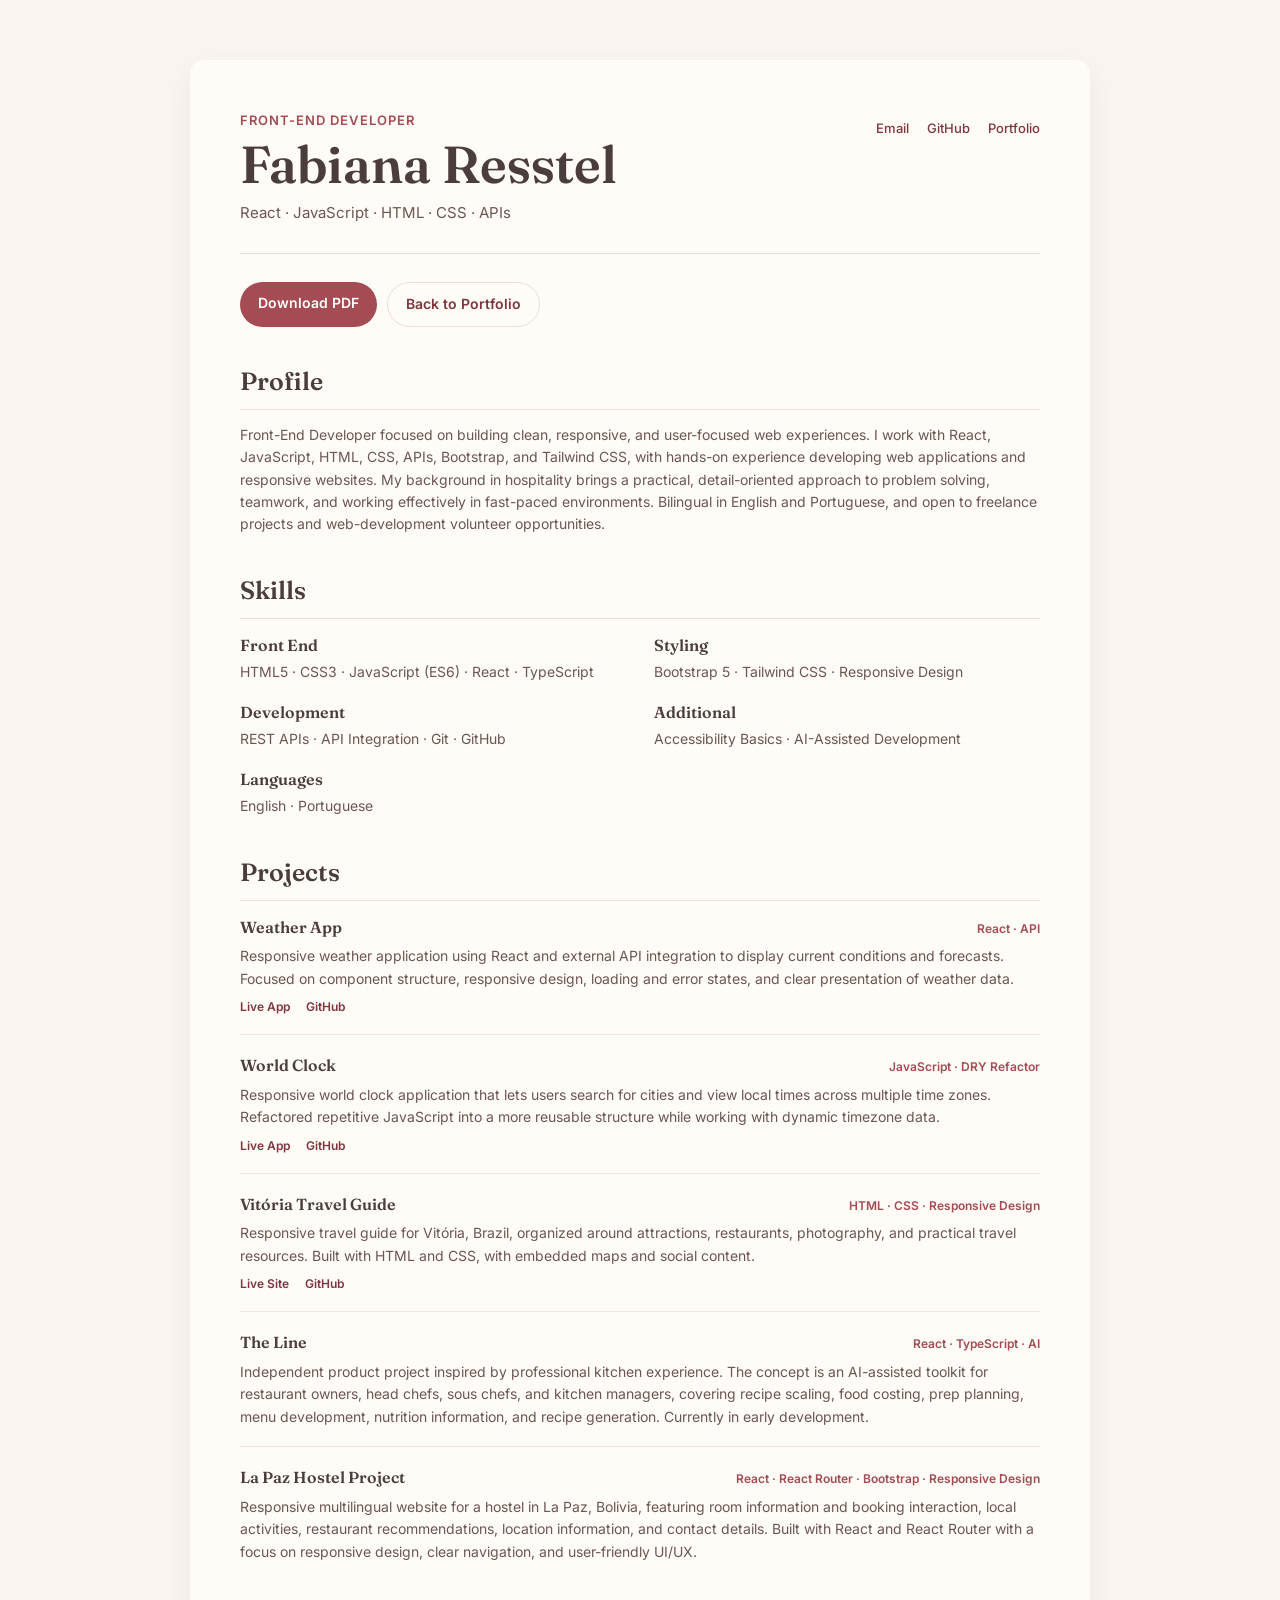
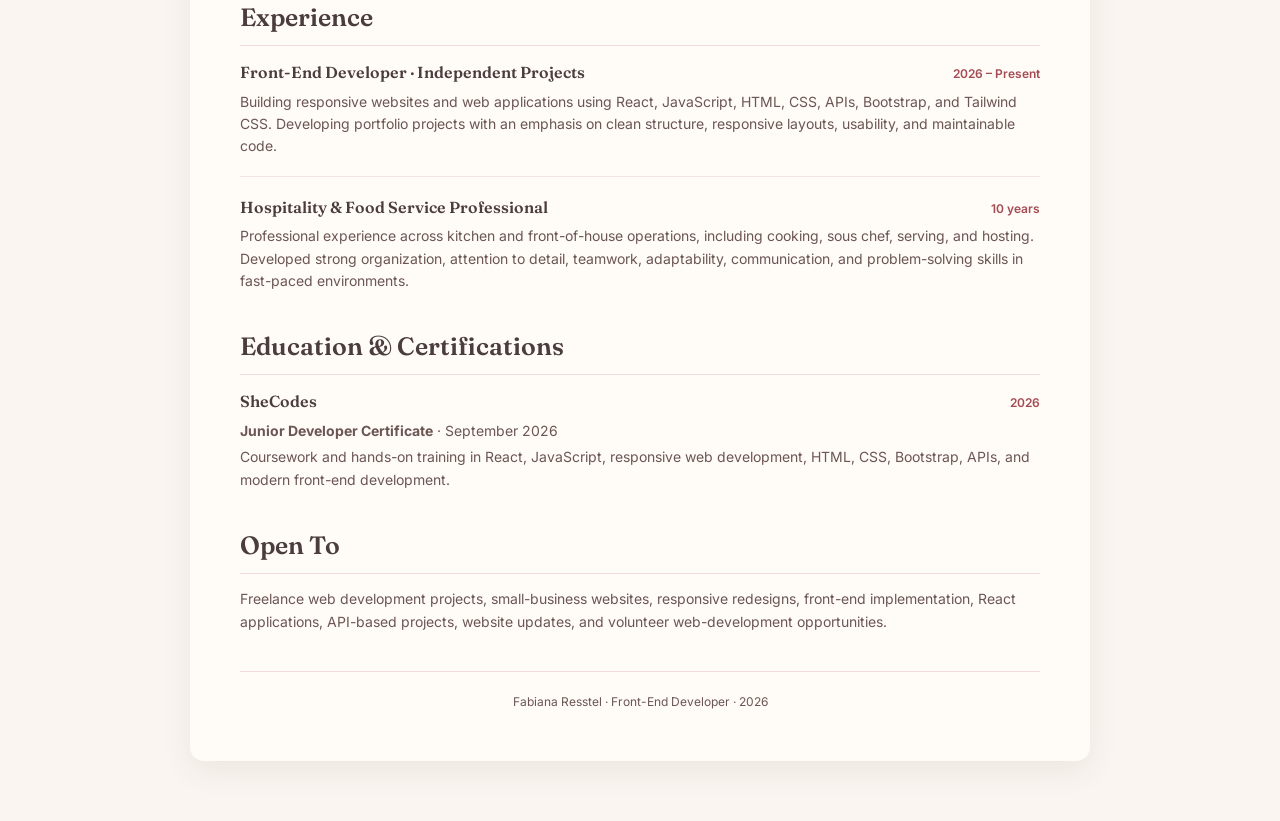
<file: resume.html>
<!DOCTYPE html>
<html lang="en">

<head>
    <meta charset="UTF-8">
    <meta name="viewport" content="width=device-width, initial-scale=1.0">

    <title>Fabiana Resstel | Front-End Developer Resume</title>
    <meta name="description"
        content="Resume of Fabiana Resstel, a front-end developer focused on React, JavaScript, HTML, CSS, APIs, and responsive web development.">

    <link rel="preconnect" href="https://fonts.googleapis.com">
    <link rel="preconnect" href="https://fonts.gstatic.com" crossorigin>
    <link
        href="https://fonts.googleapis.com/css2?family=Fraunces:opsz,wght@9..144,500;9..144,600&family=Inter:wght@400;500;600&display=swap"
        rel="stylesheet">

    <link rel="stylesheet" href="src/resume.css">
</head>

<body>

    <main class="resume">

        <header class="resume-header">
            <div>
                <p class="kicker">Front-End Developer</p>
                <h1>Fabiana Resstel</h1>
                <p class="subtitle">React · JavaScript · HTML · CSS · APIs</p>
            </div>

            <div class="header-links">
                <a href="mailto:fabianaresstel01@gmail.com">Email</a>
                <a href="https://github.com/FabianaResstel" target="_blank" rel="noopener noreferrer">GitHub</a>
                <a href="index.html">Portfolio</a>
            </div>
        </header>

        <div class="resume-actions">
            <a href="/images/resume-updated.pdf" download class="button button-primary">
                Download PDF
            </a>
            <a href="index.html" class="button button-secondary">
                Back to Portfolio
            </a>
        </div>

        <section class="resume-section">
            <h2>Profile</h2>
            <p>
                Front-End Developer focused on building clean, responsive, and user-focused web experiences.
                I work with React, JavaScript, HTML, CSS, APIs, Bootstrap, and Tailwind CSS, with hands-on
                experience developing web applications and responsive websites. My background in hospitality
                brings a practical, detail-oriented approach to problem solving, teamwork, and working
                effectively in fast-paced environments. Bilingual in English and Portuguese, and open to
                freelance projects and web-development volunteer opportunities.
            </p>
        </section>

        <section class="resume-section">
            <h2>Skills</h2>

            <div class="skills-grid">
                <div>
                    <h3>Front End</h3>
                    <p>HTML5 · CSS3 · JavaScript (ES6) · React · TypeScript</p>
                </div>

                <div>
                    <h3>Styling</h3>
                    <p>Bootstrap 5 · Tailwind CSS · Responsive Design</p>
                </div>

                <div>
                    <h3>Development</h3>
                    <p>REST APIs · API Integration · Git · GitHub</p>
                </div>

                <div>
                    <h3>Additional</h3>
                    <p>Accessibility Basics · AI-Assisted Development</p>
                </div>

                <div>
                    <h3>Languages</h3>
                    <p>English · Portuguese</p>
                </div>
            </div>
        </section>

        <section class="resume-section">
            <h2>Projects</h2>

            <article class="project">
                <div class="project-heading">
                    <h3>Weather App</h3>
                    <span>React · API</span>
                </div>
                <p>
                    Responsive weather application using React and external API integration to display
                    current conditions and forecasts. Focused on component structure, responsive design,
                    loading and error states, and clear presentation of weather data.
                </p>
                <div class="project-links">
                    <a href="https://fabianaresstel-weatherapp.netlify.app/" target="_blank"
                        rel="noopener noreferrer">Live App</a>
                    <a href="https://github.com/FabianaResstel/ReactTest" target="_blank"
                        rel="noopener noreferrer">GitHub</a>
                </div>
            </article>

            <article class="project">
                <div class="project-heading">
                    <h3>World Clock</h3>
                    <span>JavaScript · DRY Refactor</span>
                </div>
                <p>
                    Responsive world clock application that lets users search for cities and view local
                    times across multiple time zones. Refactored repetitive JavaScript into a more reusable
                    structure while working with dynamic timezone data.
                </p>
                <div class="project-links">
                    <a href="https://worldclock-fr-shecodes.netlify.app/" target="_blank" rel="noopener noreferrer">Live
                        App</a>
                    <a href="https://github.com/FabianaResstel/worldclock-shecodesplus-fr" target="_blank"
                        rel="noopener noreferrer">GitHub</a>
                </div>
            </article>

            <article class="project">
                <div class="project-heading">
                    <h3>Vitória Travel Guide</h3>
                    <span>HTML · CSS · Responsive Design</span>
                </div>
                <p>
                    Responsive travel guide for Vitória, Brazil, organized around attractions, restaurants,
                    photography, and practical travel resources. Built with HTML and CSS, with embedded maps
                    and social content.
                </p>
                <div class="project-links">
                    <a href="https://fabianaresstel-travel-website.netlify.app/" target="_blank"
                        rel="noopener noreferrer">Live Site</a>
                    <a href="https://github.com/FabianaResstel/travel-website" target="_blank"
                        rel="noopener noreferrer">GitHub</a>
                </div>
            </article>

            <article class="project">
                <div class="project-heading">
                    <h3>The Line</h3>
                    <span>React · TypeScript · AI</span>
                </div>
                <p>
                    Independent product project inspired by professional kitchen experience. The concept
                    is an AI-assisted toolkit for restaurant owners, head chefs, sous chefs, and kitchen
                    managers, covering recipe scaling, food costing, prep planning, menu development,
                    nutrition information, and recipe generation. Currently in early development.
                </p>
            </article>

            <article class="project">
                <div class="project-heading">
                    <h3>La Paz Hostel Project</h3>
                    <span>React · React Router · Bootstrap · Responsive Design</span>
                </div>
                <p>
                    Responsive multilingual website for a hostel in La Paz, Bolivia, featuring room information and
                    booking interaction,
                    local activities, restaurant recommendations, location information, and contact details. Built with
                    React and React
                    Router with a focus on responsive design, clear navigation, and user-friendly UI/UX.
                </p>
            </article>
        </section>

        <section class="resume-section">
            <h2>Experience</h2>

            <article class="experience">
                <div class="experience-heading">
                    <h3>Front-End Developer · Independent Projects</h3>
                    <span>2026 – Present</span>
                </div>
                <p>
                    Building responsive websites and web applications using React, JavaScript, HTML, CSS,
                    APIs, Bootstrap, and Tailwind CSS. Developing portfolio projects with an emphasis on
                    clean structure, responsive layouts, usability, and maintainable code.
                </p>
            </article>

            <article class="experience">
                <div class="experience-heading">
                    <h3>Hospitality &amp; Food Service Professional</h3>
                    <span>10 years</span>
                </div>
                <p>
                    Professional experience across kitchen and front-of-house operations, including cooking,
                    sous chef, serving, and hosting. Developed strong organization, attention to detail,
                    teamwork, adaptability, communication, and problem-solving skills in fast-paced
                    environments.
                </p>
            </article>
        </section>

        <section class="resume-section">
            <h2>Education &amp; Certifications</h2>

            <article class="education">
                <div class="education-heading">
                    <h3>SheCodes</h3>
                    <span>2026</span>
                </div>
                <p><strong>Junior Developer Certificate</strong> · September 2026</p>
                <p>
                    Coursework and hands-on training in React, JavaScript, responsive web development,
                    HTML, CSS, Bootstrap, APIs, and modern front-end development.
                </p>
            </article>
        </section>

        <section class="resume-section">
            <h2>Open To</h2>
            <p>
                Freelance web development projects, small-business websites, responsive redesigns,
                front-end implementation, React applications, API-based projects, website updates,
                and volunteer web-development opportunities.
            </p>
        </section>

        <footer class="resume-footer">
            <p>Fabiana Resstel · Front-End Developer · 2026</p>
        </footer>

    </main>

</body>

</html>
</file>
<file: src/resume.css>
:root {
    --cream: #faf5f0;
    --card: #fffbf7;
    --rose: #a44b53;
    --rose-deep: #7e363d;
    --blush: #f0dcd9;
    --ink: #4b3d3d;
    --ink-soft: #6b5654;
    --shadow: 0 10px 30px rgba(75, 61, 61, 0.08);
}

* {
    box-sizing: border-box;
}

html {
    scroll-behavior: smooth;
    -webkit-text-size-adjust: 100%;
    text-size-adjust: 100%;
}

body {
    margin: 0;
    background: var(--cream);
    color: var(--ink);
    font-family: "Inter", sans-serif;
    line-height: 1.6;
}

a {
    color: var(--rose-deep);
    text-decoration: none;
}

a:hover {
    color: var(--rose);
}

.resume {
    width: min(100% - 40px, 900px);
    margin: 60px auto;
    padding: 50px;
    background: var(--card);
    border-radius: 14px;
    box-shadow: var(--shadow);
    overflow-wrap: break-word;
}

.resume-header {
    display: flex;
    justify-content: space-between;
    align-items: flex-start;
    gap: 40px;
    padding-bottom: 28px;
    border-bottom: 1px solid var(--blush);
}

.kicker {
    margin: 0 0 6px;
    color: var(--rose);
    font-size: 13px;
    font-weight: 600;
    letter-spacing: 0.08em;
    text-transform: uppercase;
}

h1,
h2,
h3 {
    font-family: "Fraunces", serif;
    color: var(--ink);
}

h1 {
    margin: 0;
    font-size: clamp(34px, 6vw, 52px);
    line-height: 1.05;
    font-weight: 600;
}

.subtitle {
    margin: 10px 0 0;
    color: var(--ink-soft);
    font-size: 15px;
}

.header-links {
    display: flex;
    flex-wrap: wrap;
    justify-content: flex-end;
    gap: 8px 18px;
    padding-top: 8px;
    font-size: 13px;
    font-weight: 500;
}

.resume-actions {
    display: flex;
    flex-wrap: wrap;
    gap: 10px;
    margin: 28px 0 10px;
}

.button {
    display: inline-block;
    padding: 10px 18px;
    border-radius: 999px;
    font-size: 14px;
    font-weight: 600;
    transition: 0.2s ease;
}

.button-primary {
    color: #fff;
    background: var(--rose);
}

.button-primary:hover {
    color: #fff;
    background: var(--rose-deep);
    transform: translateY(-1px);
}

.button-secondary {
    color: var(--rose-deep);
    border: 1px solid var(--blush);
}

.button-secondary:hover {
    border-color: var(--rose-deep);
}

.resume-section {
    margin-top: 34px;
}

.resume-section h2 {
    margin: 0 0 14px;
    padding-bottom: 8px;
    border-bottom: 1px solid var(--blush);
    font-size: 25px;
    font-weight: 600;
}

.resume-section p {
    margin: 0;
    color: var(--ink-soft);
    font-size: 14px;
}

.skills-grid {
    display: grid;
    grid-template-columns: repeat(2, 1fr);
    gap: 16px 28px;
}

.skills-grid h3,
.project h3,
.experience h3,
.education h3 {
    margin: 0;
    font-size: 16px;
    font-weight: 600;
}

.skills-grid p {
    margin-top: 3px;
}

.project,
.experience,
.education {
    padding: 0 0 18px;
    margin-bottom: 18px;
    border-bottom: 1px solid rgba(240, 220, 217, 0.7);
}

.project:last-child,
.experience:last-child,
.education:last-child {
    padding-bottom: 0;
    margin-bottom: 0;
    border-bottom: 0;
}

.project-heading,
.experience-heading,
.education-heading {
    display: flex;
    flex-wrap: wrap;
    justify-content: space-between;
    align-items: baseline;
    gap: 4px 20px;
    margin-bottom: 5px;
}

.project-heading span,
.experience-heading span,
.education-heading span {
    color: var(--rose);
    font-size: 12px;
    font-weight: 600;
}

.project-links {
    display: flex;
    gap: 16px;
    margin-top: 7px;
    font-size: 12px;
    font-weight: 600;
}

.experience p,
.education p {
    margin-top: 4px;
}

.resume-footer {
    margin-top: 38px;
    padding-top: 20px;
    border-top: 1px solid var(--blush);
    text-align: center;
}

.resume-footer p {
    margin: 0;
    font-size: 12px;
    color: var(--ink-soft);
}


@media screen and (max-width: 700px) {
    .resume {
        width: min(100% - 24px, 900px);
        margin: 12px auto 24px;
        padding: 28px 22px;
    }

    .resume-header {
        flex-direction: column;
        gap: 16px;
    }

    .header-links {
        justify-content: flex-start;
        padding-top: 0;
        gap: 6px 20px;
        font-size: 14px;
    }

    .header-links a {
        padding: 6px 0;
    }

    .resume-section {
        margin-top: 28px;
    }

    .resume-section h2 {
        font-size: 22px;
    }

    .resume-section p {
        font-size: 15px;
    }

    .skills-grid {
        grid-template-columns: 1fr;
        gap: 14px;
    }

    .project-heading,
    .experience-heading,
    .education-heading {
        flex-direction: column;
        align-items: flex-start;
        gap: 2px;
    }

    .project-heading span,
    .experience-heading span,
    .education-heading span {
        font-size: 13px;
        line-height: 1.4;
    }
}

/* ---------- Small phones ---------- */
@media screen and (max-width: 480px) {
    .resume {
        width: calc(100% - 16px);
        margin: 8px auto 16px;
        padding: 24px 18px;
        border-radius: 10px;
    }

    h1 {
        font-size: 32px;
    }

    .kicker {
        font-size: 12px;
    }

    .subtitle {
        font-size: 14px;
    }

    /* full-width buttons: easy to tap, never wrap awkwardly */
    .resume-actions {
        flex-direction: column;
        gap: 10px;
        margin-top: 22px;
    }

    .button {
        display: block;
        width: 100%;
        padding: 12px 18px;
        text-align: center;
    }

    /* project links become proper tap targets */
    .project-links {
        flex-wrap: wrap;
        gap: 10px;
        margin-top: 10px;
        font-size: 14px;
    }

    .project-links a {
        padding: 8px 16px;
        border: 1px solid var(--blush);
        border-radius: 999px;
    }

    .resume-footer {
        margin-top: 30px;
    }
}

/* ---------- Print ---------- */
@media print {
    @page {
        size: Letter;
        margin: 0.45in;
    }

    body {
        background: #fff;
    }

    .resume {
        width: 100%;
        margin: 0;
        padding: 0;
        background: #fff;
        box-shadow: none;
    }

    .resume-actions {
        display: none;
    }

    .resume-section {
        margin-top: 20px;
    }

    .resume-section h2 {
        font-size: 20px;
    }

    .resume-section p {
        font-size: 11px;
        line-height: 1.45;
    }

    .skills-grid {
        gap: 8px 20px;
    }

    .project,
    .experience,
    .education {
        padding-bottom: 10px;
        margin-bottom: 10px;
    }

    .project-links {
        display: none;
    }

    .resume-footer {
        margin-top: 20px;
    }
}
</file>
